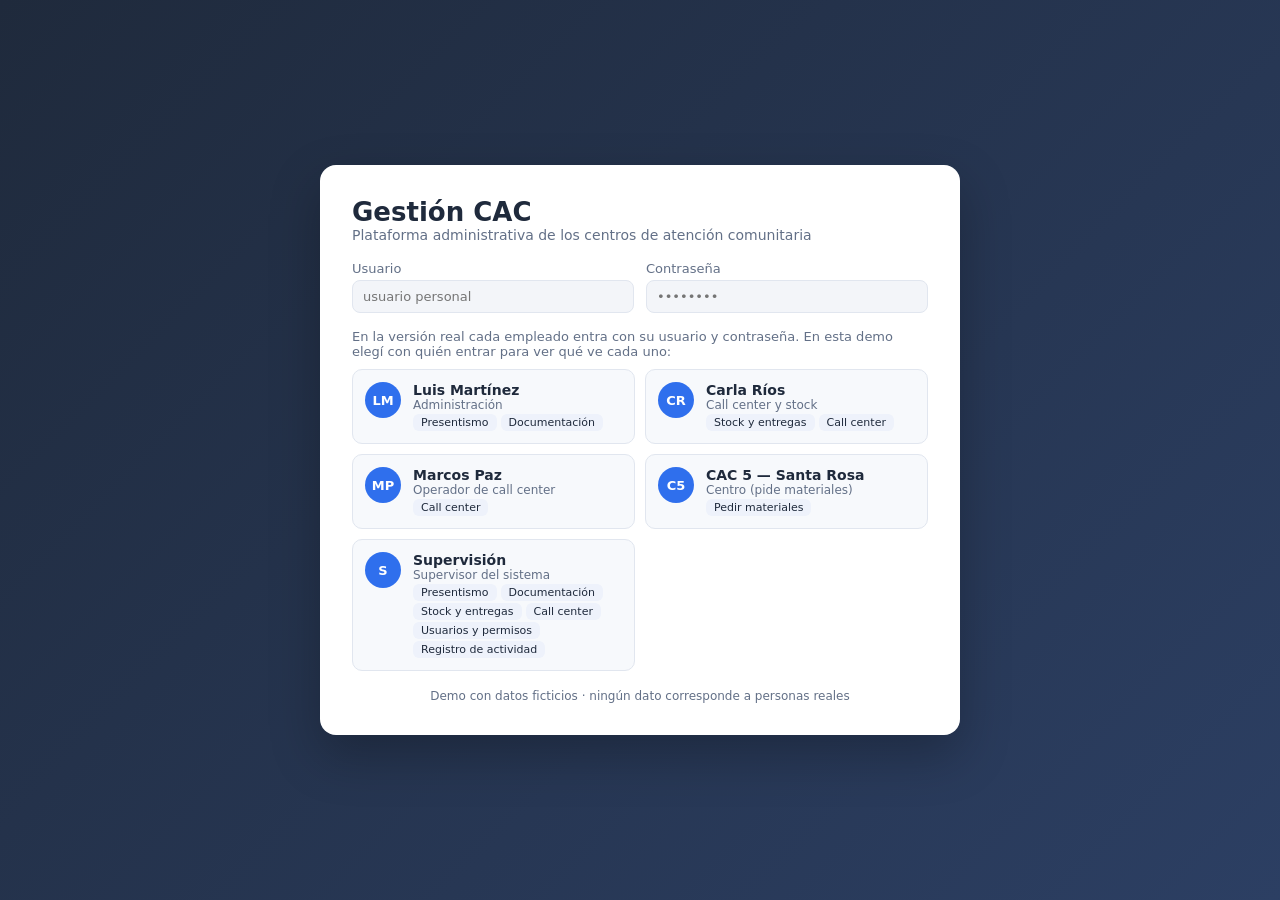
<file: demo/index.html>
<!DOCTYPE html>
<html lang="es">
<head>
<meta charset="UTF-8">
<meta name="viewport" content="width=device-width, initial-scale=1">
<title>Gestión CAC — Demo</title>
<link rel="stylesheet" href="styles.css">
</head>
<body>
<div id="app"></div>
<div id="toast" class="toast"></div>
<script src="data.js"></script>
<script src="app.js"></script>
</body>
</html>
</file>
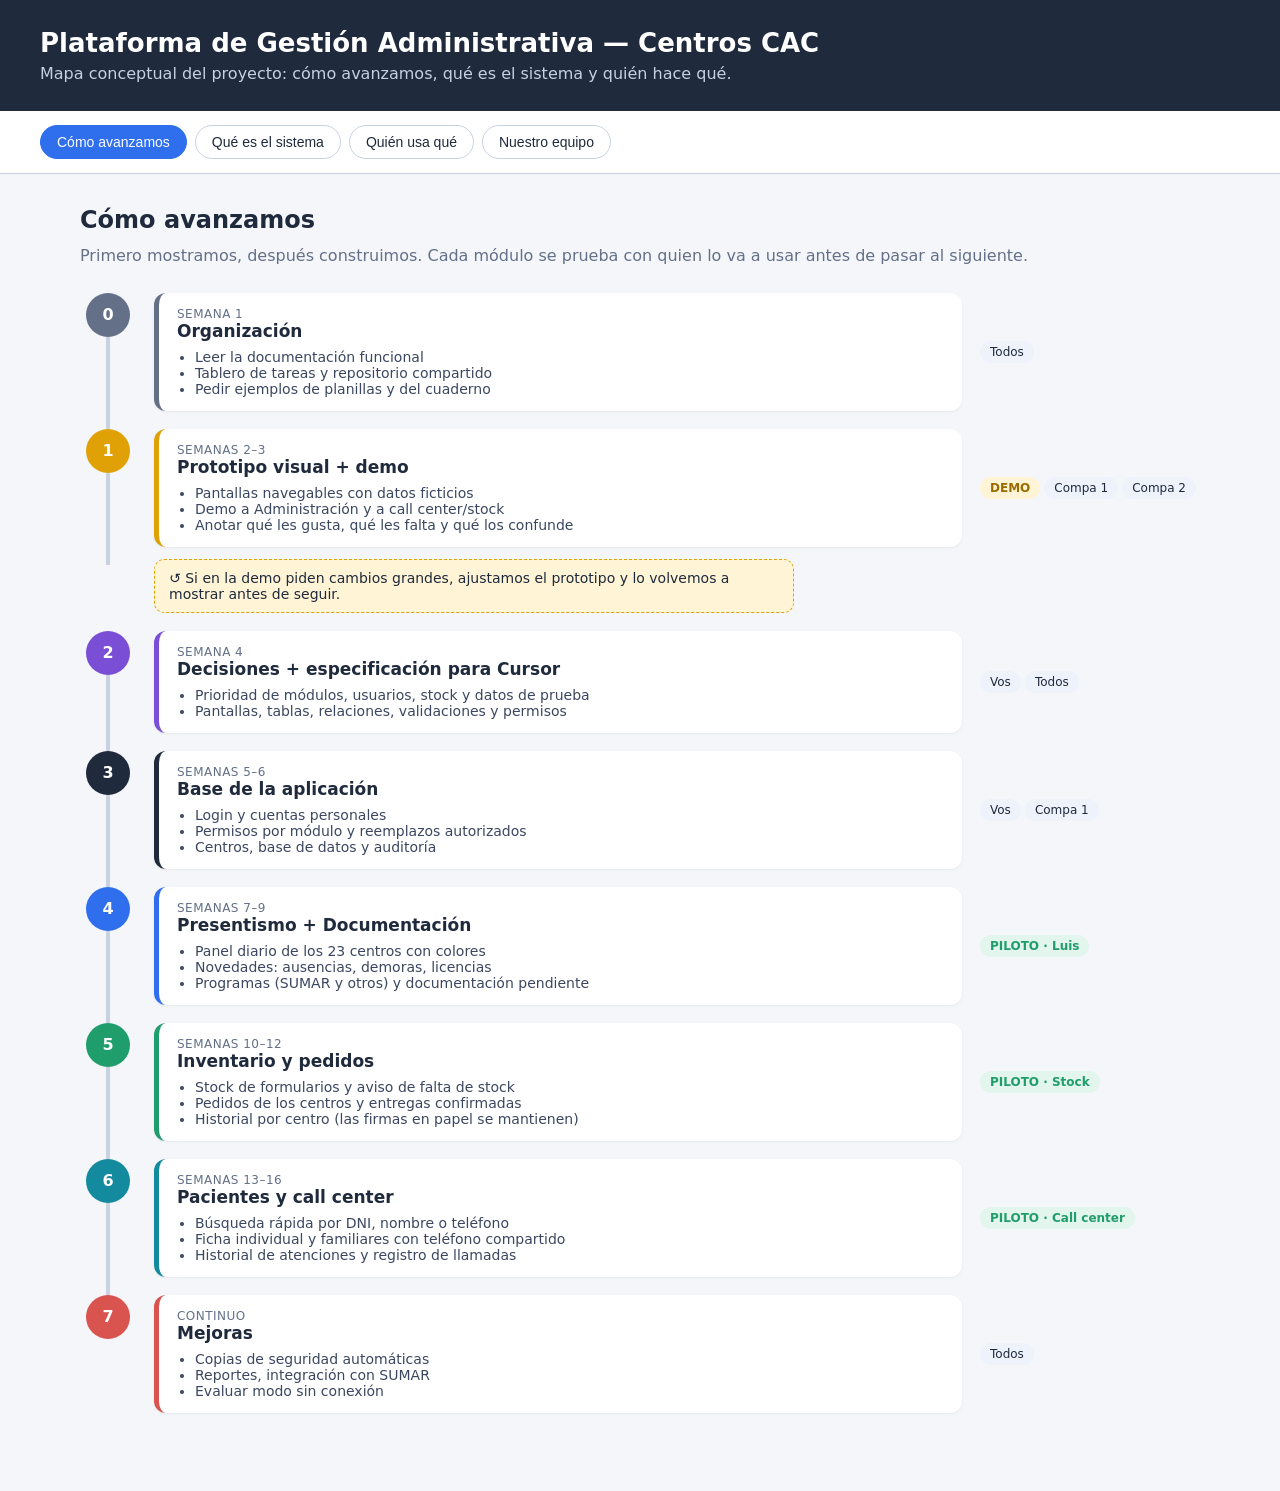
<file: mapa-conceptual.html>
<!DOCTYPE html>
<html lang="es">
<head>
<meta charset="UTF-8">
<meta name="viewport" content="width=device-width, initial-scale=1">
<title>Mapa conceptual — Plataforma de Gestión Administrativa</title>
<style>
  :root {
    --bg: #f4f6fa; --card: #fff; --ink: #1f2a3c; --muted: #637087;
    --blue: #2f6fed; --green: #1f9d6b; --amber: #e0a106; --red: #d9534f;
    --violet: #7a4fd6; --teal: #138a9e; --line: #c9d2e3;
  }
  * { box-sizing: border-box; }
  body { margin: 0; font-family: "Segoe UI", system-ui, sans-serif; background: var(--bg); color: var(--ink); }
  header { background: var(--ink); color: #fff; padding: 28px 40px; }
  header h1 { margin: 0 0 6px; font-size: 26px; }
  header p { margin: 0; color: #c7d0e0; }
  nav { display: flex; gap: 8px; padding: 14px 40px; background: #fff; border-bottom: 1px solid var(--line); position: sticky; top: 0; z-index: 2; flex-wrap: wrap; }
  nav button { border: 1px solid var(--line); background: #fff; padding: 8px 16px; border-radius: 20px; cursor: pointer; font-size: 14px; color: var(--ink); }
  nav button.active { background: var(--blue); color: #fff; border-color: var(--blue); }
  main { padding: 32px 40px 60px; max-width: 1200px; margin: 0 auto; }
  section { display: none; }
  section.active { display: block; }
  h2 { margin-top: 0; }
  .lead { color: var(--muted); margin-top: -8px; margin-bottom: 28px; }

  /* Avance */
  .road { display: flex; flex-direction: column; gap: 0; position: relative; }
  .step { display: grid; grid-template-columns: 56px 1fr 220px; gap: 18px; align-items: stretch; }
  .dot-col { display: flex; flex-direction: column; align-items: center; }
  .dot { width: 44px; height: 44px; border-radius: 50%; color: #fff; display: grid; place-items: center; font-weight: 700; flex-shrink: 0; }
  .bar { width: 4px; flex: 1; background: var(--line); min-height: 18px; }
  .card { background: var(--card); border-radius: 12px; padding: 14px 18px; box-shadow: 0 1px 3px rgba(0,0,0,.06); margin-bottom: 18px; border-left: 5px solid var(--c, var(--blue)); }
  .card h3 { margin: 0 0 4px; font-size: 17px; }
  .card .when { font-size: 12px; color: var(--muted); text-transform: uppercase; letter-spacing: .04em; }
  .card ul { margin: 8px 0 0; padding-left: 18px; color: #3b4760; font-size: 14px; }
  .side { align-self: center; margin-bottom: 18px; font-size: 13px; }
  .tag { display: inline-block; padding: 4px 10px; border-radius: 14px; font-size: 12px; margin: 2px 4px 2px 0; background: #eef2fb; color: var(--ink); }
  .tag.pilot { background: #e3f6ee; color: var(--green); font-weight: 600; }
  .tag.demo { background: #fff4d6; color: #9a6c00; font-weight: 600; }
  .loop { background: #fff4d6; border: 1px dashed var(--amber); border-radius: 10px; padding: 10px 14px; font-size: 14px; margin: -6px 0 18px 74px; max-width: 640px; }

  /* Sistema */
  .sys { display: grid; grid-template-columns: repeat(4, 1fr); gap: 16px; }
  .layer { grid-column: 1 / -1; text-align: center; padding: 16px; border-radius: 12px; color: #fff; font-weight: 600; }
  .layer small { display: block; font-weight: 400; opacity: .85; margin-top: 4px; }
  .arrow { grid-column: 1 / -1; text-align: center; color: var(--muted); font-size: 22px; line-height: 1; }
  .mod { background: var(--card); border-radius: 12px; padding: 16px; border-top: 6px solid var(--c); box-shadow: 0 1px 3px rgba(0,0,0,.06); }
  .mod h3 { margin: 0 0 4px; font-size: 16px; }
  .mod .who { font-size: 12px; color: var(--muted); margin-bottom: 8px; }
  .mod ul { margin: 0; padding-left: 18px; font-size: 13px; color: #3b4760; }
  .entities { grid-column: 1 / -1; display: grid; grid-template-columns: 3fr 1fr; gap: 16px; }
  .ent { border: 2px dashed var(--line); border-radius: 12px; padding: 12px 16px; background: #fbfcfe; font-size: 14px; }
  .ent b { display: block; margin-bottom: 4px; }
  .ent.sep { border-color: var(--red); }

  /* Equipo */
  .team { display: grid; grid-template-columns: repeat(3, 1fr); gap: 18px; }
  .person { background: var(--card); border-radius: 12px; padding: 18px; box-shadow: 0 1px 3px rgba(0,0,0,.06); border-top: 6px solid var(--c); }
  .person h3 { margin: 0; }
  .person .role { color: var(--muted); font-size: 14px; margin-bottom: 10px; }
  .person ul { padding-left: 18px; margin: 0; font-size: 14px; }
  .flow { margin-top: 26px; background: var(--card); border-radius: 12px; padding: 18px; font-size: 14px; display: flex; flex-wrap: wrap; align-items: center; gap: 8px; }
  .flow span.n { background: #eef2fb; padding: 6px 12px; border-radius: 8px; }
  .flow span.a { color: var(--muted); }

  /* Usuarios */
  .users { display: grid; grid-template-columns: repeat(4, 1fr); gap: 16px; }
  .user { background: var(--card); border-radius: 12px; padding: 16px; text-align: center; box-shadow: 0 1px 3px rgba(0,0,0,.06); }
  .avatar { width: 56px; height: 56px; border-radius: 50%; margin: 0 auto 8px; display: grid; place-items: center; color: #fff; font-size: 22px; font-weight: 700; }
  .user .sees { margin-top: 10px; text-align: left; font-size: 13px; }
  .note { margin-top: 22px; background: #fdecec; border-left: 5px solid var(--red); padding: 12px 16px; border-radius: 8px; font-size: 14px; }

  @media (max-width: 860px) {
    header, nav, main { padding-left: 18px; padding-right: 18px; }
    .step { grid-template-columns: 44px 1fr; }
    .side { grid-column: 2; margin-top: -10px; }
    .loop { margin-left: 62px; }
    .sys, .users { grid-template-columns: 1fr 1fr; }
    .team, .entities { grid-template-columns: 1fr; }
  }
  @media print { nav { display: none; } section { display: block !important; page-break-after: always; } }
</style>
</head>
<body>

<header>
  <h1>Plataforma de Gestión Administrativa — Centros CAC</h1>
  <p>Mapa conceptual del proyecto: cómo avanzamos, qué es el sistema y quién hace qué.</p>
</header>

<nav>
  <button class="active" data-tab="avance">Cómo avanzamos</button>
  <button data-tab="sistema">Qué es el sistema</button>
  <button data-tab="usuarios">Quién usa qué</button>
  <button data-tab="equipo">Nuestro equipo</button>
</nav>

<main>

<section id="avance" class="active">
  <h2>Cómo avanzamos</h2>
  <p class="lead">Primero mostramos, después construimos. Cada módulo se prueba con quien lo va a usar antes de pasar al siguiente.</p>

  <div class="road">
    <div class="step">
      <div class="dot-col"><div class="dot" style="background:var(--muted)">0</div><div class="bar"></div></div>
      <div class="card" style="--c:var(--muted)"><div class="when">Semana 1</div><h3>Organización</h3>
        <ul><li>Leer la documentación funcional</li><li>Tablero de tareas y repositorio compartido</li><li>Pedir ejemplos de planillas y del cuaderno</li></ul></div>
      <div class="side"><span class="tag">Todos</span></div>
    </div>

    <div class="step">
      <div class="dot-col"><div class="dot" style="background:var(--amber)">1</div><div class="bar"></div></div>
      <div class="card" style="--c:var(--amber)"><div class="when">Semanas 2–3</div><h3>Prototipo visual + demo</h3>
        <ul><li>Pantallas navegables con datos ficticios</li><li>Demo a Administración y a call center/stock</li><li>Anotar qué les gusta, qué les falta y qué los confunde</li></ul></div>
      <div class="side"><span class="tag demo">DEMO</span><span class="tag">Compa 1</span><span class="tag">Compa 2</span></div>
    </div>
    <div class="loop">↺ Si en la demo piden cambios grandes, ajustamos el prototipo y lo volvemos a mostrar antes de seguir.</div>

    <div class="step">
      <div class="dot-col"><div class="dot" style="background:var(--violet)">2</div><div class="bar"></div></div>
      <div class="card" style="--c:var(--violet)"><div class="when">Semana 4</div><h3>Decisiones + especificación para Cursor</h3>
        <ul><li>Prioridad de módulos, usuarios, stock y datos de prueba</li><li>Pantallas, tablas, relaciones, validaciones y permisos</li></ul></div>
      <div class="side"><span class="tag">Vos</span><span class="tag">Todos</span></div>
    </div>

    <div class="step">
      <div class="dot-col"><div class="dot" style="background:var(--ink)">3</div><div class="bar"></div></div>
      <div class="card" style="--c:var(--ink)"><div class="when">Semanas 5–6</div><h3>Base de la aplicación</h3>
        <ul><li>Login y cuentas personales</li><li>Permisos por módulo y reemplazos autorizados</li><li>Centros, base de datos y auditoría</li></ul></div>
      <div class="side"><span class="tag">Vos</span><span class="tag">Compa 1</span></div>
    </div>

    <div class="step">
      <div class="dot-col"><div class="dot" style="background:var(--blue)">4</div><div class="bar"></div></div>
      <div class="card" style="--c:var(--blue)"><div class="when">Semanas 7–9</div><h3>Presentismo + Documentación</h3>
        <ul><li>Panel diario de los 23 centros con colores</li><li>Novedades: ausencias, demoras, licencias</li><li>Programas (SUMAR y otros) y documentación pendiente</li></ul></div>
      <div class="side"><span class="tag pilot">PILOTO · Luis</span></div>
    </div>

    <div class="step">
      <div class="dot-col"><div class="dot" style="background:var(--green)">5</div><div class="bar"></div></div>
      <div class="card" style="--c:var(--green)"><div class="when">Semanas 10–12</div><h3>Inventario y pedidos</h3>
        <ul><li>Stock de formularios y aviso de falta de stock</li><li>Pedidos de los centros y entregas confirmadas</li><li>Historial por centro (las firmas en papel se mantienen)</li></ul></div>
      <div class="side"><span class="tag pilot">PILOTO · Stock</span></div>
    </div>

    <div class="step">
      <div class="dot-col"><div class="dot" style="background:var(--teal)">6</div><div class="bar"></div></div>
      <div class="card" style="--c:var(--teal)"><div class="when">Semanas 13–16</div><h3>Pacientes y call center</h3>
        <ul><li>Búsqueda rápida por DNI, nombre o teléfono</li><li>Ficha individual y familiares con teléfono compartido</li><li>Historial de atenciones y registro de llamadas</li></ul></div>
      <div class="side"><span class="tag pilot">PILOTO · Call center</span></div>
    </div>

    <div class="step">
      <div class="dot-col"><div class="dot" style="background:var(--red)">7</div></div>
      <div class="card" style="--c:var(--red)"><div class="when">Continuo</div><h3>Mejoras</h3>
        <ul><li>Copias de seguridad automáticas</li><li>Reportes, integración con SUMAR</li><li>Evaluar modo sin conexión</li></ul></div>
      <div class="side"><span class="tag">Todos</span></div>
    </div>
  </div>
</section>

<section id="sistema">
  <h2>Qué es el sistema</h2>
  <p class="lead">Una sola plataforma, con módulos separados según cada área. La base es compartida, pero la información no se mezcla.</p>

  <div class="sys">
    <div class="layer" style="background:var(--ink)">Plataforma web administrativa<small>Se usa desde el navegador, en computadora o celular</small></div>
    <div class="arrow">↓</div>
    <div class="layer" style="background:var(--violet)">Inicio de sesión, permisos y navegación<small>Cada empleado ve solo lo que le corresponde</small></div>
    <div class="arrow">↓</div>

    <div class="mod" style="--c:var(--blue)"><h3>Presentismo</h3><div class="who">Administración</div>
      <ul><li>Estado diario por centro</li><li>Asistencia y novedades</li><li>Centros sin foto</li></ul></div>
    <div class="mod" style="--c:var(--violet)"><h3>Documentación</h3><div class="who">Administración</div>
      <ul><li>Programas configurables</li><li>Recepción de formularios</li><li>Pendientes por período</li></ul></div>
    <div class="mod" style="--c:var(--green)"><h3>Inventario</h3><div class="who">Stock + centros</div>
      <ul><li>Stock por formulario</li><li>Pedidos y entregas</li><li>Historial de movimientos</li></ul></div>
    <div class="mod" style="--c:var(--teal)"><h3>Call center</h3><div class="who">Operadores</div>
      <ul><li>Buscador de pacientes</li><li>Ficha e historial</li><li>Registro de llamadas</li></ul></div>

    <div class="arrow">↓</div>
    <div class="entities">
      <div class="ent"><b>Centros CAC (23)</b>Se relacionan con su personal administrativo, sus presentaciones de documentación y sus pedidos de materiales.</div>
      <div class="ent sep"><b>Pacientes</b>Datos clínicos separados, con acceso estricto.</div>
    </div>
    <div class="arrow">↓</div>
    <div class="layer" style="background:#3b4760">Base de datos centralizada<small>Registros · historial · permisos · auditoría (quién hizo qué y cuándo) · copias de seguridad</small></div>
  </div>
</section>

<section id="usuarios">
  <h2>Quién usa qué</h2>
  <p class="lead">Cuentas personales. Si alguien cubre otro puesto, el supervisor le habilita ese módulo.</p>

  <div class="users">
    <div class="user"><div class="avatar" style="background:var(--blue)">L</div><b>Luis</b><div class="who">Administración</div>
      <div class="sees"><span class="tag">Presentismo</span><span class="tag">Documentación</span></div></div>
    <div class="user"><div class="avatar" style="background:var(--teal)">CC</div><b>Call center / Stock</b><div class="who">Empleada de la 2ª entrevista</div>
      <div class="sees"><span class="tag">Call center</span><span class="tag">Stock: encargado</span></div></div>
    <div class="user"><div class="avatar" style="background:var(--green)">C</div><b>Centros</b><div class="who">Solicitan materiales</div>
      <div class="sees"><span class="tag">Stock: pedidos</span></div></div>
    <div class="user"><div class="avatar" style="background:var(--violet)">S</div><b>Supervisor</b><div class="who">Administra el sistema</div>
      <div class="sees"><span class="tag">Usuarios</span><span class="tag">Permisos</span><span class="tag">Catálogos</span></div></div>
  </div>

  <div class="note"><b>Ojo con SUMAR:</b> Luis trabaja con pacientes sin obra social; el call center necesita pacientes con y sin obra social. Los filtros de un módulo no deben esconder pacientes que el otro necesita.</div>
</section>

<section id="equipo">
  <h2>Nuestro equipo</h2>
  <p class="lead">Tres personas, cada una dueña de un área, trabajando juntas en cada demo.</p>

  <div class="team">
    <div class="person" style="--c:var(--ink)"><h3>Vos</h3><div class="role">Coordinación + base técnica</div>
      <ul><li>Tablero y reuniones</li><li>Base de datos</li><li>Login, permisos y auditoría</li><li>Especificación para Cursor</li><li>Revisión e integración</li></ul></div>
    <div class="person" style="--c:var(--amber)"><h3>Compa 1</h3><div class="role">Interfaz + prototipo</div>
      <ul><li>Prototipo visual</li><li>Pantallas de cada módulo</li><li>Colores de estado y diseño adaptable</li><li>Buscador rápido del call center</li></ul></div>
    <div class="person" style="--c:var(--green)"><h3>Compa 2</h3><div class="role">Relevamiento + datos + pruebas</div>
      <ul><li>Contacto con los empleados</li><li>Datos ficticios realistas</li><li>Confirmar fuentes de datos (SUMAR)</li><li>Pilotos, pruebas y manual de uso</li></ul></div>
  </div>

  <div class="flow">
    <span class="n">Compa 2 releva</span><span class="a">→</span>
    <span class="n">Compa 1 diseña</span><span class="a">→</span>
    <span class="n">Demo con empleados</span><span class="a">→</span>
    <span class="n">Vos especificás y armás la base</span><span class="a">→</span>
    <span class="n">Compa 1 construye pantallas</span><span class="a">→</span>
    <span class="n">Compa 2 prueba en piloto</span><span class="a">↺</span>
  </div>
</section>

</main>

<script>
  document.querySelectorAll('nav button').forEach(btn => {
    btn.addEventListener('click', () => {
      document.querySelectorAll('nav button').forEach(b => b.classList.remove('active'));
      document.querySelectorAll('section').forEach(s => s.classList.remove('active'));
      btn.classList.add('active');
      document.getElementById(btn.dataset.tab).classList.add('active');
    });
  });
</script>
</body>
</html>
</file>
<file: demo/styles.css>
:root {
  --bg: #f4f6fa;
  --card: #fff;
  --ink: #1f2a3c;
  --muted: #637087;
  --line: #e1e6ef;
  --blue: #2f6fed;
  --ok: #1f9d6b;
  --ok-bg: #e3f6ee;
  --warn: #a87400;
  --warn-bg: #fff4d6;
  --bad: #d14343;
  --bad-bg: #fdecec;
  --info: #127a8c;
  --info-bg: #e2f4f7;
  --radius: 12px;
  --shadow: 0 1px 3px rgba(20, 30, 50, .07);
}

* { box-sizing: border-box; }
body { margin: 0; font-family: "Segoe UI", system-ui, -apple-system, sans-serif; background: var(--bg); color: var(--ink); font-size: 14px; }
button { font: inherit; cursor: pointer; color: inherit; }
input, select, textarea { font: inherit; border: 1px solid var(--line); border-radius: 8px; padding: 8px 10px; background: #fff; color: var(--ink); width: 100%; }
input:focus, select:focus, textarea:focus { outline: 2px solid #c4d5fb; border-color: var(--blue); }
input:disabled, select:disabled { background: #f3f5f9; color: var(--muted); }
input[type="checkbox"] { width: 18px; height: 18px; accent-color: var(--blue); cursor: pointer; }
label { display: flex; flex-direction: column; gap: 4px; font-size: 13px; color: var(--muted); margin-bottom: 10px; }
h1 { font-size: 22px; margin: 0 0 2px; }
h2 { font-size: 17px; margin: 0 0 10px; }
h3 { font-size: 14px; margin: 20px 0 8px; text-transform: uppercase; letter-spacing: .04em; color: var(--muted); }
p { margin: 0 0 10px; }
.muted { color: var(--muted); }
small { font-size: 12px; }
code { background: #eef2fb; padding: 1px 6px; border-radius: 4px; }
.right { text-align: right; }
.center { text-align: center; }
.nowrap { white-space: nowrap; }
.grow { flex: 1; }
.small-note { font-size: 12px; margin-top: 14px; }

/* botones */
.btn { border: 1px solid var(--blue); background: var(--blue); color: #fff; border-radius: 8px; padding: 8px 14px; font-weight: 600; font-size: 13px; }
.btn:hover { filter: brightness(1.06); }
.btn.ok { background: var(--ok); border-color: var(--ok); }
.btn.ghost { background: #fff; color: var(--ink); border-color: var(--line); }
.btn.ghost:hover { border-color: #b8c3d6; filter: none; }
.btn.ghost.danger { color: var(--bad); }
.btn.dark { background: rgba(255, 255, 255, .1); border-color: rgba(255, 255, 255, .2); color: #fff; }
.btn.small { padding: 5px 10px; font-size: 12px; }
.btns { display: flex; gap: 8px; flex-wrap: wrap; margin-top: 12px; }
.link { background: none; border: none; color: var(--blue); text-decoration: underline; padding: 0; font-weight: 600; }
.x { background: none; border: none; font-size: 24px; line-height: 1; color: var(--muted); padding: 0 4px; }

/* etiquetas */
.pill { display: inline-block; padding: 3px 10px; border-radius: 20px; font-size: 12px; font-weight: 600; white-space: nowrap; }
.pill.ok { background: var(--ok-bg); color: var(--ok); }
.pill.warn { background: var(--warn-bg); color: var(--warn); }
.pill.bad { background: var(--bad-bg); color: var(--bad); }
.pill.info { background: var(--info-bg); color: var(--info); }
.pill.neutral { background: #eef1f6; color: var(--muted); }
.tag { display: inline-block; background: #eef2fb; color: var(--ink); padding: 2px 8px; border-radius: 6px; font-size: 11px; margin: 2px 4px 0 0; }
.tag.shared { background: #fff1e0; color: #a65a00; font-weight: 600; }
.badge { margin-left: auto; background: var(--bad); color: #fff; border-radius: 10px; padding: 1px 7px; font-size: 11px; font-weight: 700; }
.badge.light { margin-left: 6px; background: #e8ecf4; color: var(--muted); }

/* layout */
.banner { background: var(--warn-bg); color: #6f5200; text-align: center; padding: 6px 12px; font-size: 12px; }
.shell { display: flex; min-height: calc(100vh - 30px); }
.side { width: 236px; flex-shrink: 0; background: var(--ink); color: #fff; display: flex; flex-direction: column; padding: 18px 12px; position: sticky; top: 0; height: calc(100vh - 30px); }
.brand { font-size: 18px; font-weight: 700; padding: 0 10px 18px; }
.brand small { display: block; font-size: 12px; font-weight: 400; color: #9aa6bd; }
.side nav { display: flex; flex-direction: column; gap: 2px; flex: 1; }
.nav-item { display: flex; align-items: center; gap: 10px; background: none; border: none; color: #c9d1e0; padding: 10px 10px; border-radius: 8px; text-align: left; }
.nav-item:hover { background: rgba(255, 255, 255, .06); color: #fff; }
.nav-item.active { background: rgba(255, 255, 255, .12); color: #fff; font-weight: 600; }
.dot { width: 9px; height: 9px; border-radius: 50%; flex-shrink: 0; }
.me { border-top: 1px solid rgba(255, 255, 255, .1); padding: 14px 6px 0; display: grid; grid-template-columns: auto 1fr; gap: 8px 10px; align-items: center; }
.me-txt b { display: block; font-size: 13px; }
.me-txt small { color: #9aa6bd; }
.me .btn { grid-column: 1 / -1; }
.avatar { width: 36px; height: 36px; border-radius: 50%; background: var(--blue); color: #fff; display: grid; place-items: center; font-weight: 700; font-size: 13px; flex-shrink: 0; }
.avatar.big { width: 52px; height: 52px; font-size: 17px; background: var(--info); }
.main { flex: 1; padding: 26px 32px 60px; max-width: 1280px; min-width: 0; }
.page-head { display: flex; justify-content: space-between; align-items: flex-end; gap: 16px; margin-bottom: 20px; flex-wrap: wrap; }
.page-head p { margin: 0; }
.card { background: var(--card); border-radius: var(--radius); box-shadow: var(--shadow); padding: 18px; margin-bottom: 16px; }
.row-between { display: flex; justify-content: space-between; align-items: center; gap: 10px; }
.toolbar { display: flex; align-items: center; gap: 12px; flex-wrap: wrap; margin-bottom: 14px; }
.toolbar > .muted { flex: 1; }
.field-inline { flex-direction: row; align-items: center; gap: 8px; margin: 0; }
.field-inline input, .field-inline select { width: auto; }
.search { max-width: 420px; padding: 10px 14px; }
.search.big { max-width: none; font-size: 16px; padding: 12px 14px; margin-bottom: 10px; }
.chips { display: flex; gap: 6px; flex-wrap: wrap; }
.chip { border: 1px solid var(--line); background: #fff; padding: 6px 12px; border-radius: 20px; font-size: 13px; }
.chip.active { background: var(--ink); color: #fff; border-color: var(--ink); }
.tabs { display: flex; gap: 4px; border-bottom: 1px solid var(--line); margin-bottom: 16px; flex-wrap: wrap; }
.tab { background: none; border: none; padding: 10px 14px; border-bottom: 3px solid transparent; color: var(--muted); font-weight: 600; display: flex; align-items: center; }
.tab.active { color: var(--ink); border-bottom-color: var(--blue); }
.notice { background: var(--warn-bg); color: #6f5200; padding: 10px 14px; border-radius: 8px; margin: 12px 0; font-size: 13px; }
.empty { padding: 30px; text-align: center; color: var(--muted); }
.tip { background: var(--info-bg); color: #0d5d6b; padding: 12px 14px; border-radius: 8px; margin-top: 14px; font-size: 13px; }

/* tablas */
.table-wrap { overflow-x: auto; }
.table { width: 100%; border-collapse: collapse; }
.card > .table, .card.table-wrap { padding: 6px 0; }
.table th { text-align: left; font-size: 12px; text-transform: uppercase; letter-spacing: .03em; color: var(--muted); font-weight: 600; padding: 10px 14px; border-bottom: 1px solid var(--line); }
.table td { padding: 10px 14px; border-bottom: 1px solid #f0f2f7; vertical-align: middle; }
.table tr:last-child td { border-bottom: none; }
.table.compact th, .table.compact td { padding: 6px 8px; }
.table input, .table select { min-width: 120px; }
.table.perm th { font-size: 11px; }

/* login */
.login { min-height: 100vh; display: grid; place-items: center; padding: 30px 16px; background: linear-gradient(135deg, #1f2a3c 0%, #2c3f63 100%); }
.login-box { background: #fff; border-radius: 16px; padding: 32px; width: 100%; max-width: 640px; box-shadow: 0 20px 50px rgba(0, 0, 0, .25); }
.login-brand { font-size: 26px; font-weight: 800; }
.fake-form { display: grid; grid-template-columns: 1fr 1fr; gap: 12px; margin: 18px 0 6px; }
.hint { font-size: 13px; color: var(--muted); }
.login-users { display: grid; grid-template-columns: 1fr 1fr; gap: 10px; }
.login-user { display: flex; gap: 12px; align-items: flex-start; text-align: left; background: #f7f9fc; border: 1px solid var(--line); border-radius: 10px; padding: 12px; }
.login-user:hover { border-color: var(--blue); background: #f0f5ff; }
.login-user small { display: block; color: var(--muted); }
.foot { text-align: center; font-size: 12px; color: var(--muted); margin: 18px 0 0; }

/* inicio */
.kpis { display: grid; grid-template-columns: repeat(auto-fill, minmax(200px, 1fr)); gap: 14px; margin-bottom: 18px; }
.kpi { background: #fff; border: none; border-radius: var(--radius); box-shadow: var(--shadow); padding: 16px 18px; text-align: left; display: flex; flex-direction: column; gap: 2px; border-top: 4px solid var(--blue); }
.kpi:hover { box-shadow: 0 4px 14px rgba(20, 30, 50, .1); }
.kpi-t { color: var(--muted); font-size: 13px; }
.kpi-v { font-size: 30px; font-weight: 700; }
.kpi-s { color: var(--muted); font-size: 12px; }
.avisos { list-style: none; padding: 0; margin: 0; }
.avisos li { display: flex; justify-content: space-between; align-items: center; gap: 10px; padding: 10px 12px; border-left: 4px solid; border-radius: 6px; margin-bottom: 8px; background: #fafbfd; }
.avisos li.bad { border-color: var(--bad); }
.avisos li.warn { border-color: #e0a106; }
.avisos li.info { border-color: var(--info); }

/* presentismo */
.stats { display: grid; grid-template-columns: repeat(4, 1fr); gap: 12px; margin-bottom: 16px; }
.stat { background: #fff; border: 2px solid transparent; border-radius: var(--radius); box-shadow: var(--shadow); padding: 12px 16px; display: flex; justify-content: space-between; align-items: center; }
.stat b { font-size: 26px; }
.stat.ok b { color: var(--ok); }
.stat.warn b { color: var(--warn); }
.stat.bad b { color: var(--bad); }
.stat.active { border-color: var(--ink); }
.center-grid { display: grid; grid-template-columns: repeat(auto-fill, minmax(190px, 1fr)); gap: 12px; }
.center-card { background: #fff; border: 1px solid var(--line); border-left: 6px solid; border-radius: 10px; padding: 12px 14px; text-align: left; box-shadow: var(--shadow); }
.center-card:hover { box-shadow: 0 4px 14px rgba(20, 30, 50, .12); transform: translateY(-1px); }
.center-card.readonly { cursor: default; }
.center-card.readonly:hover { transform: none; box-shadow: var(--shadow); }
.center-card.ok { border-left-color: var(--ok); }
.center-card.warn { border-left-color: #e0a106; background: #fffcf3; }
.center-card.bad { border-left-color: var(--bad); background: #fff8f8; }
.cc-top { display: flex; justify-content: space-between; align-items: center; gap: 6px; }
.cc-top b { font-size: 15px; }
.cc-barrio { color: var(--muted); font-size: 13px; margin: 2px 0 8px; }
.cc-meta { display: flex; justify-content: space-between; gap: 6px; font-size: 12px; color: var(--muted); }
.nov { color: var(--warn); font-weight: 600; }
.foto-ok, .foto-falta { display: flex; gap: 14px; align-items: center; background: #f7f9fc; border-radius: 10px; padding: 12px; margin-top: 12px; }
.foto-falta { flex-direction: column; align-items: flex-start; background: var(--bad-bg); }
.foto-falta .btns { margin-top: 4px; }
.foto-thumb { width: 110px; height: 76px; border-radius: 8px; background: repeating-linear-gradient(45deg, #dfe5ef, #dfe5ef 8px, #eaeef5 8px, #eaeef5 16px); display: grid; place-items: center; font-size: 11px; color: var(--muted); text-align: center; padding: 6px; flex-shrink: 0; }
.aviso-box { background: #f7f9fc; padding: 12px; border-radius: 10px; margin-top: 10px; }
.sel-ausente { color: var(--bad); font-weight: 600; }
.sel-demora, .sel-licencia { color: var(--warn); font-weight: 600; }
.sel-presente { color: var(--ok); font-weight: 600; }

/* documentación */
.prog-info { display: flex; flex-direction: column; gap: 4px; padding: 14px 18px; }
.progress-wrap { display: flex; align-items: center; gap: 10px; margin-left: auto; font-size: 13px; color: var(--muted); }
.progress { width: 160px; height: 10px; background: #e8ecf4; border-radius: 6px; overflow: hidden; }
.progress div { height: 100%; background: var(--ok); }

/* stock */
.pedidos { display: grid; grid-template-columns: repeat(auto-fill, minmax(380px, 1fr)); gap: 14px; }
.pedido { margin: 0; display: flex; flex-direction: column; gap: 10px; }
.hint-line { font-size: 12px; color: var(--muted); background: #f7f9fc; padding: 8px 10px; border-radius: 6px; }
.hint-line.warn { background: var(--warn-bg); color: #6f5200; }
.level { width: 120px; height: 8px; background: #e8ecf4; border-radius: 6px; overflow: hidden; }
.level div { height: 100%; }
.level.ok div { background: var(--ok); }
.level.warn div { background: #e0a106; }
.level.bad div { background: var(--bad); }
.hbar { position: relative; height: 12px; background: #eef1f6; border-radius: 6px; }
.hbar div { height: 100%; background: #8fb1f5; border-radius: 6px; }
.hbar div.alto { background: #e0a106; }
.hbar .avg { position: absolute; top: -3px; bottom: -3px; width: 2px; background: var(--ink); }
input.num { max-width: 140px; }
input.over { border-color: var(--bad); background: var(--bad-bg); }

/* pedidos centro */
.mat-grid { display: grid; grid-template-columns: repeat(auto-fill, minmax(260px, 1fr)); gap: 12px; margin-bottom: 14px; }
.mat-card { background: #fff; border-radius: var(--radius); box-shadow: var(--shadow); padding: 14px 16px; display: flex; flex-direction: column; gap: 8px; }
.warn-text { color: var(--bad); font-size: 12px; font-weight: 600; min-height: 16px; }
.send-bar { display: flex; justify-content: space-between; align-items: center; gap: 12px; flex-wrap: wrap; position: sticky; bottom: 12px; border: 1px solid var(--line); }
.send-bar .btns { margin: 0; }

/* call center */
.cc-layout { display: grid; grid-template-columns: 340px 1fr; gap: 16px; align-items: start; }
.cc-left { position: sticky; top: 12px; max-height: calc(100vh - 60px); display: flex; flex-direction: column; }
#cc-results { overflow-y: auto; margin-top: 10px; display: flex; flex-direction: column; gap: 6px; }
.res-count { font-size: 12px; margin-bottom: 4px; }
.res { display: block; width: 100%; text-align: left; background: #f7f9fc; border: 1px solid transparent; border-radius: 8px; padding: 10px 12px; }
.res:hover { border-color: #c9d6ee; }
.res.active { border-color: var(--info); background: var(--info-bg); }
.res-tags { margin-top: 4px; }
.callback { list-style: none; padding: 0; margin: 0; display: flex; flex-direction: column; gap: 6px; }
.ficha { padding: 20px 22px; }
.ficha-head { display: flex; align-items: center; gap: 14px; padding-bottom: 14px; border-bottom: 1px solid var(--line); }
.ficha-head h2 { margin: 0; font-size: 20px; }
.ficha-grid { display: grid; grid-template-columns: repeat(auto-fit, minmax(170px, 1fr)); gap: 12px; margin: 14px 0; }
.ficha-grid label { margin: 0 0 2px; font-size: 11px; text-transform: uppercase; letter-spacing: .04em; }
.tel { font-weight: 700; font-size: 15px; }
.shared { background: #fff6eb; border: 1px solid #f6d9b3; border-radius: 10px; padding: 12px 14px; }
.shared-list { display: grid; grid-template-columns: repeat(auto-fill, minmax(200px, 1fr)); gap: 8px; margin-top: 8px; }
.shared-item { text-align: left; background: #fff; border: 1px solid #f0d3ad; border-radius: 8px; padding: 8px 10px; }
.shared-item:hover { border-color: #d98a2b; }
.shared-item small { display: block; color: var(--muted); }
.ficha-cols { display: grid; grid-template-columns: 1fr 1fr; gap: 22px; }
.form-grid { display: grid; grid-template-columns: 1fr 1fr; gap: 0 12px; }
.form-grid .full { grid-column: 1 / -1; }
.check { flex-direction: row; align-items: center; gap: 8px; color: var(--ink); align-self: end; padding-bottom: 8px; }
.calls { list-style: none; padding: 0; margin: 0; }
.calls li { border-left: 3px solid var(--info); background: #f7f9fc; padding: 8px 10px; border-radius: 6px; margin-bottom: 6px; }

/* overlay */
.overlay { position: fixed; inset: 0; background: rgba(20, 28, 45, .45); display: flex; justify-content: center; align-items: flex-start; padding: 50px 16px; z-index: 20; overflow-y: auto; }
.panel { background: #fff; border-radius: 14px; width: 100%; max-width: 520px; box-shadow: 0 20px 60px rgba(0, 0, 0, .3); cursor: default; }
.panel.wide { max-width: 760px; }
.panel-head { display: flex; justify-content: space-between; align-items: center; padding: 16px 20px; border-bottom: 1px solid var(--line); }
.panel-head h2 { margin: 0; }
.panel-body { padding: 16px 20px; }
.panel-foot { display: flex; justify-content: flex-end; gap: 8px; padding: 12px 20px; border-top: 1px solid var(--line); background: #fafbfd; border-radius: 0 0 14px 14px; }

.toast { position: fixed; bottom: 24px; left: 50%; transform: translateX(-50%) translateY(20px); background: var(--ink); color: #fff; padding: 12px 20px; border-radius: 10px; font-size: 14px; opacity: 0; pointer-events: none; transition: all .25s; z-index: 50; max-width: 90vw; }
.toast.show { opacity: 1; transform: translateX(-50%) translateY(0); }

/* celular y tablet */
@media (max-width: 1000px) {
  .cc-layout, .ficha-cols { grid-template-columns: 1fr; }
  .cc-left { position: static; max-height: none; }
  #cc-results { max-height: 300px; }
}
@media (max-width: 760px) {
  .shell { flex-direction: column; }
  .side { width: 100%; height: auto; position: static; padding: 12px; }
  .brand { padding: 0 6px 10px; }
  .side nav { flex-direction: row; overflow-x: auto; gap: 4px; }
  .nav-item { white-space: nowrap; }
  .me { display: flex; padding-top: 10px; margin-top: 10px; }
  .me-txt { flex: 1; }
  .main { padding: 18px 14px 50px; }
  .stats { grid-template-columns: 1fr 1fr; }
  .login-users, .fake-form, .form-grid { grid-template-columns: 1fr; }
  .pedidos { grid-template-columns: 1fr; }
  .progress-wrap { margin-left: 0; }
}
</file>
